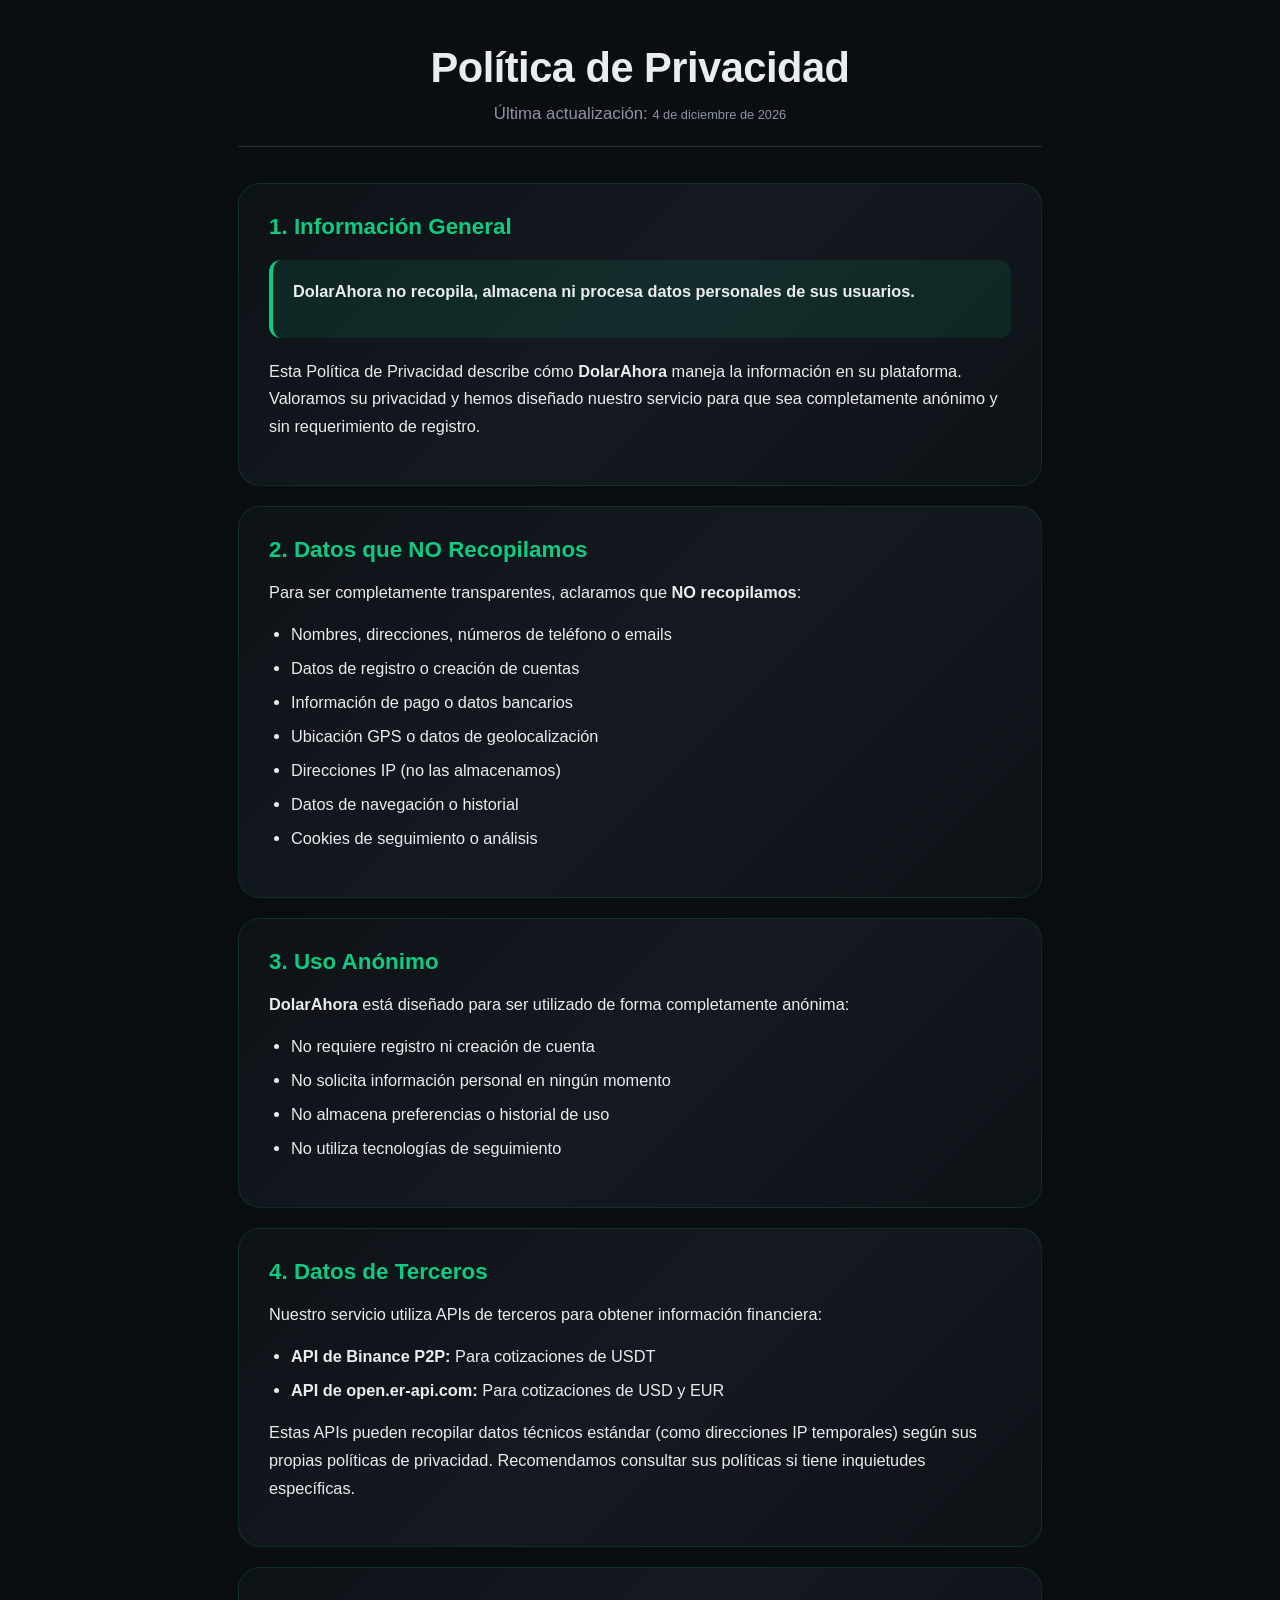
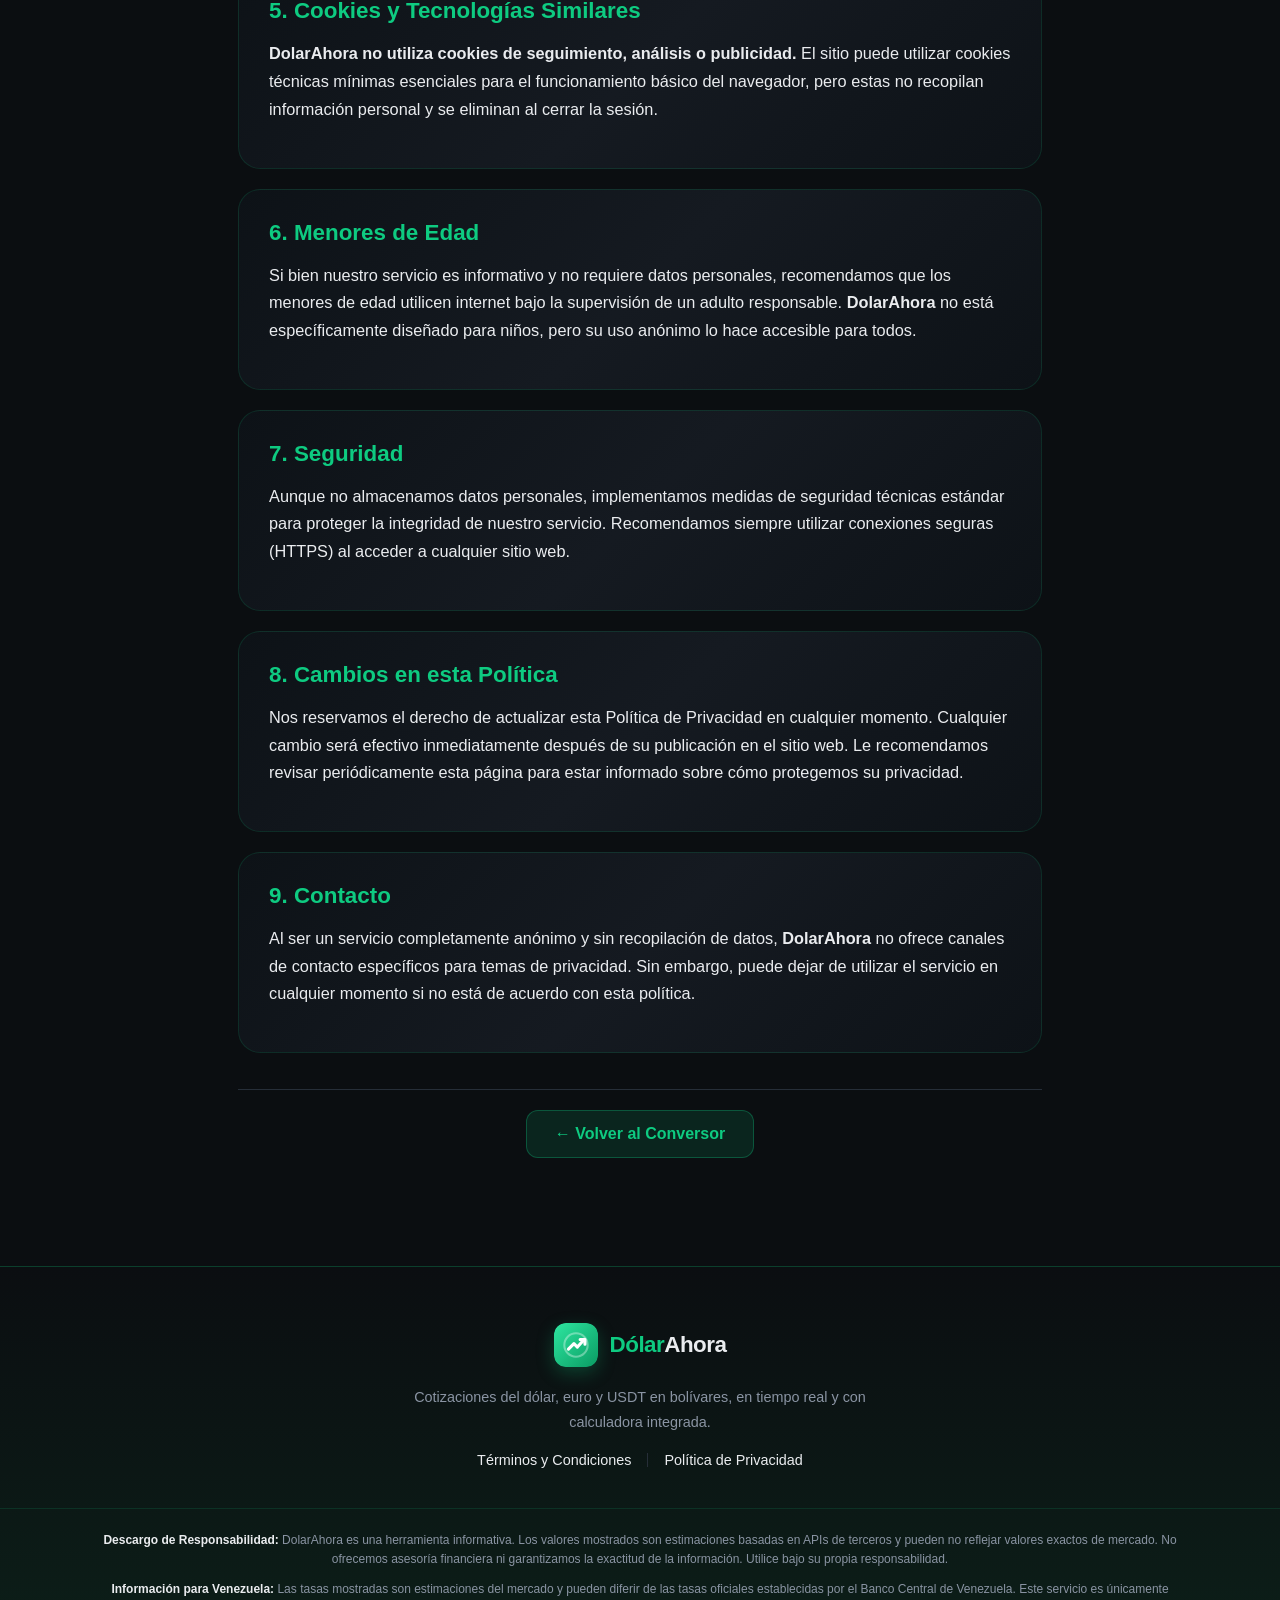
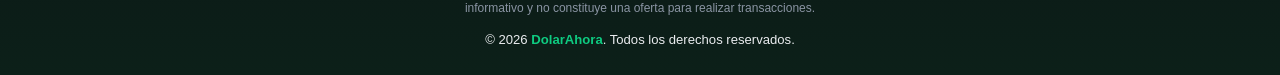
<file: privacidad.html>
<!DOCTYPE html>
<html lang="es">
<head>
    <meta charset="UTF-8">
    <meta name="viewport" content="width=device-width, initial-scale=1.0">

    <link rel="icon" type="image/svg+xml" href="logo.svg">
    <title>Política de Privacidad | DolarAhora</title>
    <link rel="stylesheet" href="style.css">
</head>
<body>
    <div class="contenedor-legal">
        <header class="encabezado-legal">
            <h1>Política de Privacidad</h1>
            <p class="subtitulo-legal">Última actualización: <span id="fechaActual"></span></p>
        </header>
        
        <main>
            <section class="seccion-legal">
                <h2 class="titulo-seccion">1. Información General</h2>
                <div class="contenido-seccion">
                    <div class="bloque-destacado bloque-informativo">
                        <p><strong>DolarAhora no recopila, almacena ni procesa datos personales de sus usuarios.</strong></p>
                    </div>
                    <p>Esta Política de Privacidad describe cómo <strong>DolarAhora</strong> maneja la información en su plataforma. Valoramos su privacidad y hemos diseñado nuestro servicio para que sea completamente anónimo y sin requerimiento de registro.</p>
                </div>
            </section>
            
            <section class="seccion-legal">
                <h2 class="titulo-seccion">2. Datos que NO Recopilamos</h2>
                <div class="contenido-seccion">
                    <p>Para ser completamente transparentes, aclaramos que <strong>NO recopilamos</strong>:</p>
                    <ul>
                        <li>Nombres, direcciones, números de teléfono o emails</li>
                        <li>Datos de registro o creación de cuentas</li>
                        <li>Información de pago o datos bancarios</li>
                        <li>Ubicación GPS o datos de geolocalización</li>
                        <li>Direcciones IP (no las almacenamos)</li>
                        <li>Datos de navegación o historial</li>
                        <li>Cookies de seguimiento o análisis</li>
                    </ul>
                </div>
            </section>
            
            <section class="seccion-legal">
                <h2 class="titulo-seccion">3. Uso Anónimo</h2>
                <div class="contenido-seccion">
                    <p><strong>DolarAhora</strong> está diseñado para ser utilizado de forma completamente anónima:</p>
                    <ul>
                        <li>No requiere registro ni creación de cuenta</li>
                        <li>No solicita información personal en ningún momento</li>
                        <li>No almacena preferencias o historial de uso</li>
                        <li>No utiliza tecnologías de seguimiento</li>
                    </ul>
                </div>
            </section>
            
            <section class="seccion-legal">
                <h2 class="titulo-seccion">4. Datos de Terceros</h2>
                <div class="contenido-seccion">
                    <p>Nuestro servicio utiliza APIs de terceros para obtener información financiera:</p>
                    <ul>
                        <li><strong>API de Binance P2P:</strong> Para cotizaciones de USDT</li>
                        <li><strong>API de open.er-api.com:</strong> Para cotizaciones de USD y EUR</li>
                    </ul>
                    <p>Estas APIs pueden recopilar datos técnicos estándar (como direcciones IP temporales) según sus propias políticas de privacidad. Recomendamos consultar sus políticas si tiene inquietudes específicas.</p>
                </div>
            </section>
            
            <section class="seccion-legal">
                <h2 class="titulo-seccion">5. Cookies y Tecnologías Similares</h2>
                <div class="contenido-seccion">
                    <p><strong>DolarAhora no utiliza cookies de seguimiento, análisis o publicidad.</strong> El sitio puede utilizar cookies técnicas mínimas esenciales para el funcionamiento básico del navegador, pero estas no recopilan información personal y se eliminan al cerrar la sesión.</p>
                </div>
            </section>
            
            <section class="seccion-legal">
                <h2 class="titulo-seccion">6. Menores de Edad</h2>
                <div class="contenido-seccion">
                    <p>Si bien nuestro servicio es informativo y no requiere datos personales, recomendamos que los menores de edad utilicen internet bajo la supervisión de un adulto responsable. <strong>DolarAhora</strong> no está específicamente diseñado para niños, pero su uso anónimo lo hace accesible para todos.</p>
                </div>
            </section>
            
            <section class="seccion-legal">
                <h2 class="titulo-seccion">7. Seguridad</h2>
                <div class="contenido-seccion">
                    <p>Aunque no almacenamos datos personales, implementamos medidas de seguridad técnicas estándar para proteger la integridad de nuestro servicio. Recomendamos siempre utilizar conexiones seguras (HTTPS) al acceder a cualquier sitio web.</p>
                </div>
            </section>
            
            <section class="seccion-legal">
                <h2 class="titulo-seccion">8. Cambios en esta Política</h2>
                <div class="contenido-seccion">
                    <p>Nos reservamos el derecho de actualizar esta Política de Privacidad en cualquier momento. Cualquier cambio será efectivo inmediatamente después de su publicación en el sitio web. Le recomendamos revisar periódicamente esta página para estar informado sobre cómo protegemos su privacidad.</p>
                </div>
            </section>
            
            <section class="seccion-legal">
                <h2 class="titulo-seccion">9. Contacto</h2>
                <div class="contenido-seccion">
                    <p>Al ser un servicio completamente anónimo y sin recopilación de datos, <strong>DolarAhora</strong> no ofrece canales de contacto específicos para temas de privacidad. Sin embargo, puede dejar de utilizar el servicio en cualquier momento si no está de acuerdo con esta política.</p>
                </div>
            </section>
            
            <div class="contenedor-boton">
                <a href="index.html" class="boton-volver">← Volver al Conversor</a>
            </div>
        </main>
    </div>
    <footer class="piePagina">
        <div class="pieContenido">
            <a class="pieMarca" href="/"><img src="logo.svg" alt="" width="44" height="44"><span><span class="resaltadoVerde">Dólar</span>Ahora</span></a>
            <p class="pieDescripcion">Cotizaciones del dólar, euro y USDT en bolívares, en tiempo real y con calculadora integrada.</p>
            <nav class="pieEnlaces">
                <a href="terminos.html">Términos y Condiciones</a>
                <span></span>
                <a href="privacidad.html">Política de Privacidad</a>
            </nav>
        </div>
        <div class="pieInferior">
            <div class="pieInferiorContenido">
                <p class="texto-aviso"><strong>Descargo de Responsabilidad:</strong> DolarAhora es una herramienta informativa. Los valores mostrados son estimaciones basadas en APIs de terceros y pueden no reflejar valores exactos de mercado. No ofrecemos asesoría financiera ni garantizamos la exactitud de la información. Utilice bajo su propia responsabilidad.</p>
                <p class="texto-aviso"><strong>Información para Venezuela:</strong> Las tasas mostradas son estimaciones del mercado y pueden diferir de las tasas oficiales establecidas por el Banco Central de Venezuela. Este servicio es únicamente informativo y no constituye una oferta para realizar transacciones.</p>
                <p class="pieCopyright">© <span id="anioActual">2026</span> <a href="/">DolarAhora</a>. Todos los derechos reservados.</p>
            </div>
        </div>
    </footer>
    <script>document.getElementById('anioActual').textContent = new Date().getFullYear();</script>
    <script>
        // Actualizar fecha automáticamente
        document.getElementById('fechaActual').textContent = new Date().toLocaleDateString('es-ES', {
            year: 'numeric',
            month: 'long',
            day: 'numeric'
        });
    </script>
</body>
</html>
</file>
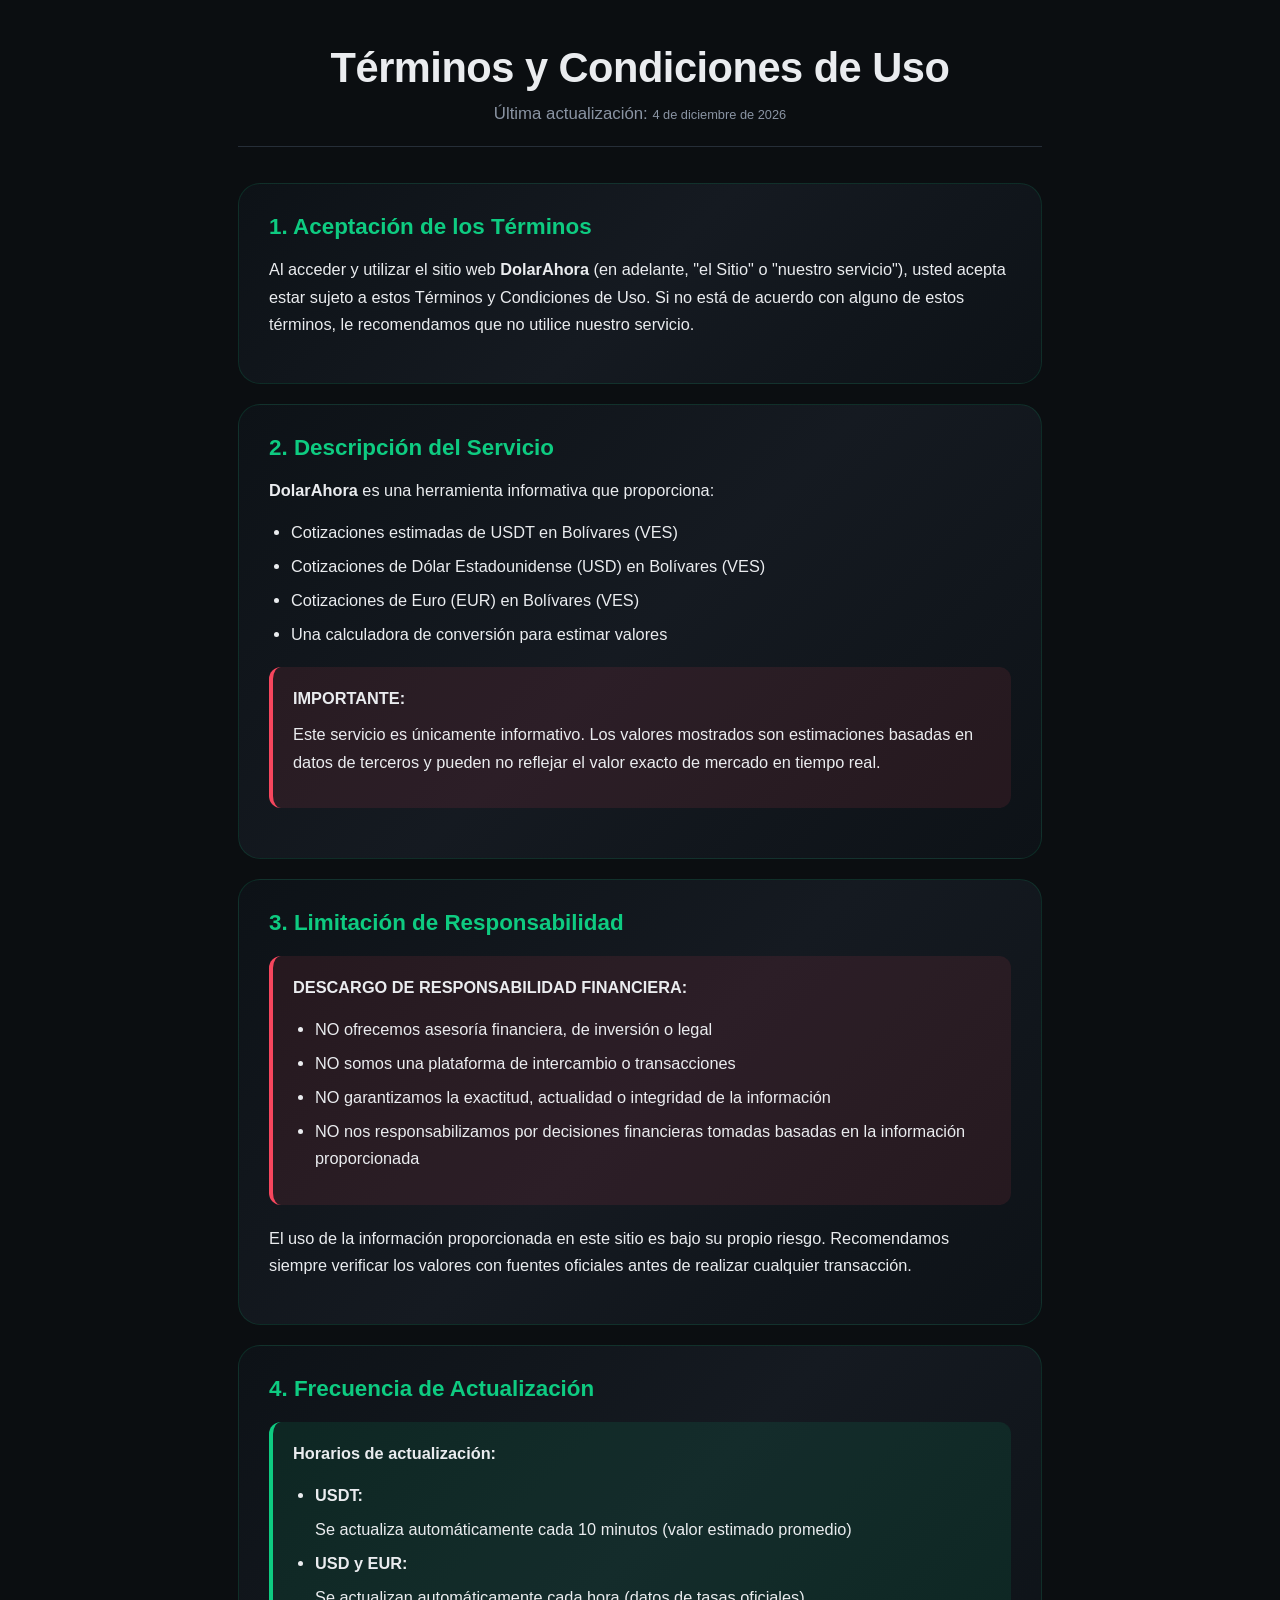
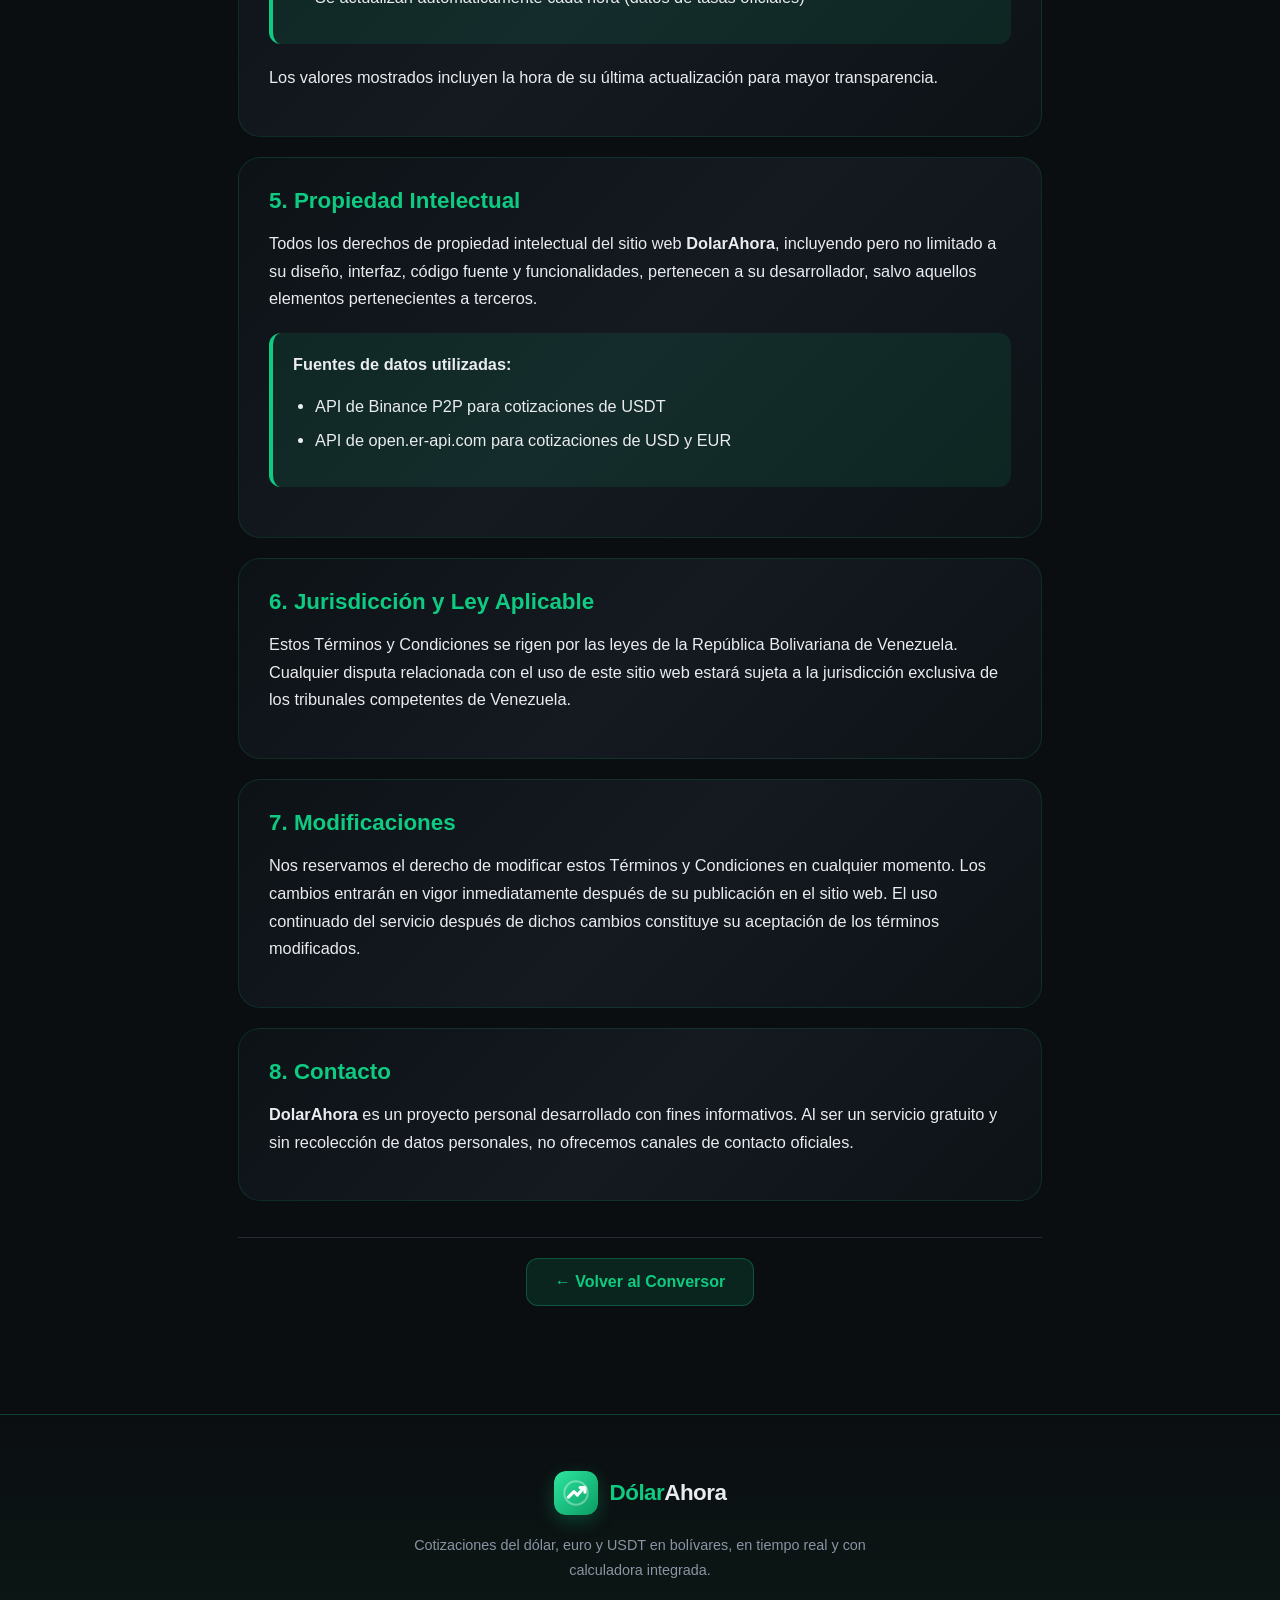
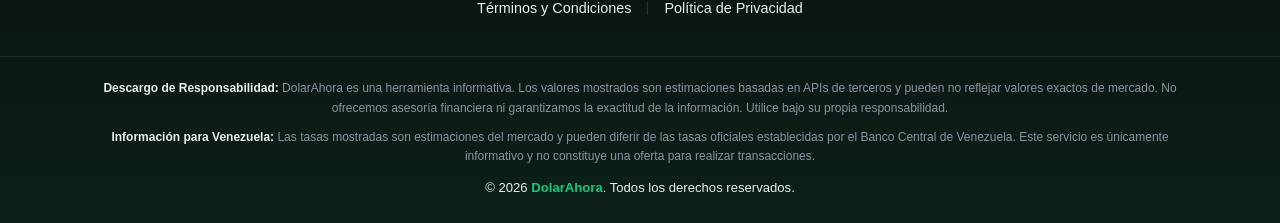
<file: terminos.html>
<!DOCTYPE html>
<html lang="es">
<head>
    <meta charset="UTF-8">
    <meta name="viewport" content="width=device-width, initial-scale=1.0">

    <link rel="icon" type="image/svg+xml" href="logo.svg">
    <title>Términos y Condiciones | DolarAhora</title>
    <link rel="stylesheet" href="style.css">
</head>
<body>
    <div class="contenedor-legal">
        <header class="encabezado-legal">
            <h1>Términos y Condiciones de Uso</h1>
            <p class="subtitulo-legal">Última actualización: <span id="fechaActual"></span></p>
        </header>
        
        <main>
            <section class="seccion-legal">
                <h2 class="titulo-seccion">1. Aceptación de los Términos</h2>
                <div class="contenido-seccion">
                    <p>Al acceder y utilizar el sitio web <strong>DolarAhora</strong> (en adelante, "el Sitio" o "nuestro servicio"), usted acepta estar sujeto a estos Términos y Condiciones de Uso. Si no está de acuerdo con alguno de estos términos, le recomendamos que no utilice nuestro servicio.</p>
                </div>
            </section>
            
            <section class="seccion-legal">
                <h2 class="titulo-seccion">2. Descripción del Servicio</h2>
                <div class="contenido-seccion">
                    <p><strong>DolarAhora</strong> es una herramienta informativa que proporciona:</p>
                    <ul>
                        <li>Cotizaciones estimadas de USDT en Bolívares (VES)</li>
                        <li>Cotizaciones de Dólar Estadounidense (USD) en Bolívares (VES)</li>
                        <li>Cotizaciones de Euro (EUR) en Bolívares (VES)</li>
                        <li>Una calculadora de conversión para estimar valores</li>
                    </ul>
                    
                    <div class="bloque-destacado bloque-advertencia">
                        <p><strong>IMPORTANTE:</strong> Este servicio es únicamente informativo. Los valores mostrados son estimaciones basadas en datos de terceros y pueden no reflejar el valor exacto de mercado en tiempo real.</p>
                    </div>
                </div>
            </section>
            
            <section class="seccion-legal">
                <h2 class="titulo-seccion">3. Limitación de Responsabilidad</h2>
                <div class="contenido-seccion">
                    <div class="bloque-destacado bloque-advertencia">
                        <p><strong>DESCARGO DE RESPONSABILIDAD FINANCIERA:</strong></p>
                        <ul>
                            <li>NO ofrecemos asesoría financiera, de inversión o legal</li>
                            <li>NO somos una plataforma de intercambio o transacciones</li>
                            <li>NO garantizamos la exactitud, actualidad o integridad de la información</li>
                            <li>NO nos responsabilizamos por decisiones financieras tomadas basadas en la información proporcionada</li>
                        </ul>
                    </div>
                    
                    <p>El uso de la información proporcionada en este sitio es bajo su propio riesgo. Recomendamos siempre verificar los valores con fuentes oficiales antes de realizar cualquier transacción.</p>
                </div>
            </section>
            
            <section class="seccion-legal">
                <h2 class="titulo-seccion">4. Frecuencia de Actualización</h2>
                <div class="contenido-seccion">
                    <div class="bloque-destacado bloque-informativo">
                        <p><strong>Horarios de actualización:</strong></p>
                        <ul>
                            <li><strong>USDT:</strong> Se actualiza automáticamente cada 10 minutos (valor estimado promedio)</li>
                            <li><strong>USD y EUR:</strong> Se actualizan automáticamente cada hora (datos de tasas oficiales)</li>
                        </ul>
                    </div>
                    <p>Los valores mostrados incluyen la hora de su última actualización para mayor transparencia.</p>
                </div>
            </section>
            
            <section class="seccion-legal">
                <h2 class="titulo-seccion">5. Propiedad Intelectual</h2>
                <div class="contenido-seccion">
                    <p>Todos los derechos de propiedad intelectual del sitio web <strong>DolarAhora</strong>, incluyendo pero no limitado a su diseño, interfaz, código fuente y funcionalidades, pertenecen a su desarrollador, salvo aquellos elementos pertenecientes a terceros.</p>
                    
                    <div class="bloque-destacado bloque-informativo">
                        <p><strong>Fuentes de datos utilizadas:</strong></p>
                        <ul>
                            <li>API de Binance P2P para cotizaciones de USDT</li>
                            <li>API de open.er-api.com para cotizaciones de USD y EUR</li>
                        </ul>
                    </div>
                </div>
            </section>
            
            <section class="seccion-legal">
                <h2 class="titulo-seccion">6. Jurisdicción y Ley Aplicable</h2>
                <div class="contenido-seccion">
                    <p>Estos Términos y Condiciones se rigen por las leyes de la República Bolivariana de Venezuela. Cualquier disputa relacionada con el uso de este sitio web estará sujeta a la jurisdicción exclusiva de los tribunales competentes de Venezuela.</p>
                </div>
            </section>
            
            <section class="seccion-legal">
                <h2 class="titulo-seccion">7. Modificaciones</h2>
                <div class="contenido-seccion">
                    <p>Nos reservamos el derecho de modificar estos Términos y Condiciones en cualquier momento. Los cambios entrarán en vigor inmediatamente después de su publicación en el sitio web. El uso continuado del servicio después de dichos cambios constituye su aceptación de los términos modificados.</p>
                </div>
            </section>
            
            <section class="seccion-legal">
                <h2 class="titulo-seccion">8. Contacto</h2>
                <div class="contenido-seccion">
                    <p><strong>DolarAhora</strong> es un proyecto personal desarrollado con fines informativos. Al ser un servicio gratuito y sin recolección de datos personales, no ofrecemos canales de contacto oficiales.</p>
                </div>
            </section>
            
            <div class="contenedor-boton">
                <a href="index.html" class="boton-volver">← Volver al Conversor</a>
            </div>
        </main>
    </div>
    <footer class="piePagina">
        <div class="pieContenido">
            <a class="pieMarca" href="/"><img src="logo.svg" alt="" width="44" height="44"><span><span class="resaltadoVerde">Dólar</span>Ahora</span></a>
            <p class="pieDescripcion">Cotizaciones del dólar, euro y USDT en bolívares, en tiempo real y con calculadora integrada.</p>
            <nav class="pieEnlaces">
                <a href="terminos.html">Términos y Condiciones</a>
                <span></span>
                <a href="privacidad.html">Política de Privacidad</a>
            </nav>
        </div>
        <div class="pieInferior">
            <div class="pieInferiorContenido">
                <p class="texto-aviso"><strong>Descargo de Responsabilidad:</strong> DolarAhora es una herramienta informativa. Los valores mostrados son estimaciones basadas en APIs de terceros y pueden no reflejar valores exactos de mercado. No ofrecemos asesoría financiera ni garantizamos la exactitud de la información. Utilice bajo su propia responsabilidad.</p>
                <p class="texto-aviso"><strong>Información para Venezuela:</strong> Las tasas mostradas son estimaciones del mercado y pueden diferir de las tasas oficiales establecidas por el Banco Central de Venezuela. Este servicio es únicamente informativo y no constituye una oferta para realizar transacciones.</p>
                <p class="pieCopyright">© <span id="anioActual">2026</span> <a href="/">DolarAhora</a>. Todos los derechos reservados.</p>
            </div>
        </div>
    </footer>
    <script>document.getElementById('anioActual').textContent = new Date().getFullYear();</script>
    <script>
        // Actualizar fecha automáticamente
        document.getElementById('fechaActual').textContent = new Date().toLocaleDateString('es-ES', {
            year: 'numeric',
            month: 'long',
            day: 'numeric'
        });
    </script>
</body>
</html>
</file>
<file: style.css>
:root {
    --fondo: #0B0E11;
    --superficie: #151A21;
    --superficie-2: #1C232C;
    --borde: #262E38;
    --texto: #EAECEF;
    --texto-suave: #8A94A3;
    --verde: #0ECB81;
    --rojo: #F6465D;
    --radio: 16px;
}

* {
    margin: 0;
    padding: 0;
    box-sizing: border-box;
    font-family: 'Inter', -apple-system, BlinkMacSystemFont, 'Segoe UI', Roboto, sans-serif;
}

body {
    background:
        radial-gradient(900px 400px at 15% -10%, rgba(14, 203, 129, 0.12), transparent 60%),
        var(--fondo);
    color: var(--texto);
    min-height: 100vh;
    overflow-x: hidden;
}

.contenedorPrincipal {
    max-width: 1120px;
    margin: 0 auto;
    padding: 24px 20px;
    min-height: 100vh;
    display: flex;
    flex-direction: column;
}

/* =================== ENCABEZADO =================== */
.encabezadoPrincipal {
    display: flex;
    justify-content: space-between;
    align-items: center;
    gap: 16px;
    padding-bottom: 20px;
    margin-bottom: 32px;
    border-bottom: 1px solid var(--borde);
}

.logo {
    display: flex;
    align-items: center;
    gap: 12px;
    text-decoration: none;
    color: inherit;
}

.logo img {
    border-radius: 12px;
    box-shadow: 0 6px 18px rgba(14, 203, 129, 0.25);
}

.logo h1 {
    font-size: 1.5rem;
    font-weight: 700;
    letter-spacing: -0.5px;
    line-height: 1.1;
}

.resaltadoVerde { color: var(--verde); }

.subtitulo {
    color: var(--texto-suave);
    font-size: 0.8rem;
    margin-top: 3px;
}

.indicadorTiempo {
    padding: 8px 16px;
    background: rgba(14, 203, 129, 0.06);
    border: 1px solid rgba(14, 203, 129, 0.16);
    border-radius: 14px;
    display: flex;
    flex-direction: column;
    align-items: flex-end;
    gap: 2px;
}

#horaActual {
    font-size: 1.25rem;
    font-weight: 600;
    font-variant-numeric: tabular-nums;
    color: var(--verde);
}

#fechaActual {
    color: var(--texto-suave);
    font-size: 0.8rem;
}

/* =================== SECCIÓN PRINCIPAL =================== */
.contenidoPrincipal { flex: 1; }

.tituloSeccion, .descripcionSeccion { text-align: center; }

.tituloSeccion {
    font-size: 1.4rem;
    font-weight: 700;
    letter-spacing: -0.3px;
}

.descripcionSeccion {
    margin-bottom: 28px;
    color: var(--texto-suave);
    font-size: 0.9rem;
    margin: 4px 0 22px;
}

.contenedorTarjetas {
    display: grid;
    grid-template-columns: repeat(auto-fit, minmax(min(100%, 320px), 1fr));
    gap: 24px;
}

.tarjetaMoneda {
    position: relative;
    overflow: hidden;
    isolation: isolate;
    display: flex;
    flex-direction: column;
    align-items: center;
    text-align: center;
    padding: 34px 26px 26px;
    background: linear-gradient(135deg, #0D1217, var(--superficie) 50%, #0D1217);
    border: 1px solid rgba(14, 203, 129, 0.14);
    border-radius: 22px;
    box-shadow: 0 24px 50px -24px rgba(0, 0, 0, 0.8);
    transition: border-color 0.4s, transform 0.4s, box-shadow 0.4s;
    animation: desvanecerEntrada 0.4s ease-out both;
}

.tarjetaMoneda:nth-child(2) { animation-delay: 0.07s; }
.tarjetaMoneda:nth-child(3) { animation-delay: 0.14s; }

.tarjetaMoneda:hover {
    border-color: rgba(14, 203, 129, 0.45);
    transform: translateY(-4px);
    box-shadow: 0 28px 60px -22px rgba(14, 203, 129, 0.25);
}

.tarjetaMoneda > * { position: relative; z-index: 1; }

.fondoTarjeta {
    position: absolute !important;
    inset: 0;
    z-index: 0 !important;
    pointer-events: none;
    overflow: hidden;
}

.fondoTarjeta .brillo {
    position: absolute;
    inset: 0;
    background: linear-gradient(to top right, rgba(14, 203, 129, 0.05), rgba(14, 203, 129, 0.1));
    opacity: 0.5;
    transition: opacity 0.5s;
}

.tarjetaMoneda:hover .brillo { opacity: 1; }

.fondoTarjeta .orbe {
    position: absolute;
    border-radius: 50%;
    background: var(--verde);
    filter: blur(60px);
    opacity: 0.14;
    transition: opacity 0.7s, transform 0.7s;
}

.fondoTarjeta .orbeA { width: 190px; height: 190px; bottom: -80px; left: -80px; }
.fondoTarjeta .orbeB { width: 90px; height: 90px; top: -30px; right: -20px; opacity: 0.1; }

.tarjetaMoneda:hover .orbeA { opacity: 0.26; transform: scale(1.15); }

.fondoTarjeta .barrido {
    position: absolute;
    inset: 0;
    background: linear-gradient(90deg, transparent, rgba(14, 203, 129, 0.08), transparent);
    transform: translateX(120%) skewX(-12deg);
    transition: transform 1s;
}

.tarjetaMoneda:hover .barrido { transform: translateX(-120%) skewX(-12deg); }

.etiquetaActualizado {
    position: absolute !important;
    top: 14px;
    right: 14px;
    background: rgba(14, 203, 129, 0.1);
    color: var(--verde);
    padding: 4px 10px;
    border-radius: 999px;
    font-size: 0.7rem;
    font-weight: 500;
    white-space: nowrap;
}

.iconoMoneda {
    position: relative;
    margin-bottom: 20px;
}

.iconoMoneda::before {
    content: "";
    position: absolute;
    inset: 0;
    border-radius: 50%;
    border: 2px solid rgba(14, 203, 129, 0.3);
    animation: anilloPulso 2.6s ease-out infinite;
}

.iconoMoneda img {
    display: block;
    width: 76px;
    height: 76px;
    border-radius: 50%;
    border: 1px solid rgba(14, 203, 129, 0.35);
    box-shadow: 0 10px 30px -10px rgba(14, 203, 129, 0.45);
    transition: transform 0.5s;
}

.tarjetaMoneda:hover .iconoMoneda img { transform: scale(1.08) rotate(8deg); }

.nombreMoneda {
    font-size: 1.35rem;
    font-weight: 700;
    letter-spacing: -0.3px;
    background: linear-gradient(90deg, var(--texto), #fff, var(--texto));
    -webkit-background-clip: text;
    background-clip: text;
    color: transparent;
}

.codigoMoneda {
    font-size: 0.78rem;
    color: var(--texto-suave);
    margin: 4px 0 18px;
}

.valorPrincipal {
    font-size: clamp(2.2rem, 5vw, 2.7rem);
    font-weight: 700;
    letter-spacing: -1px;
    font-variant-numeric: tabular-nums;
    line-height: 1.1;
    min-height: 1.1em;
    margin-bottom: 22px;
}

.valorPrincipal::after {
    content: "";
    display: block;
    width: 34%;
    height: 2px;
    margin: 18px auto 0;
    border-radius: 2px;
    background: linear-gradient(90deg, transparent, var(--verde), transparent);
    transition: width 0.5s;
}

.tarjetaMoneda:hover .valorPrincipal::after { width: 55%; }

.valorMoneda {
    font-size: 1rem;
    font-weight: 500;
    color: var(--texto-suave);
    letter-spacing: 0;
}

.textoCarga {
    color: var(--texto-suave);
    font-size: 1.3rem;
    font-weight: 400;
}

.textoError {
    color: var(--rojo);
    font-size: 1.2rem;
    font-weight: 500;
}

/* =================== CALCULADORA =================== */
.calculadoraMoneda {
    width: 100%;
    margin-top: auto;
    padding-top: 18px;
    border-top: 1px solid rgba(14, 203, 129, 0.14);
    text-align: left;
}

.etiquetaCalculadora {
    display: block;
    color: var(--texto-suave);
    font-size: 0.78rem;
    margin-bottom: 8px;
}

.grupoInput {
    display: flex;
    align-items: stretch;
    background: var(--fondo);
    border: 1px solid var(--borde);
    border-radius: 12px;
    overflow: hidden;
    transition: border-color 0.2s, box-shadow 0.2s;
}

.grupoInput:focus-within {
    border-color: var(--verde);
    box-shadow: 0 0 0 3px rgba(14, 203, 129, 0.18);
}

.inputCalculadora {
    flex: 1;
    min-width: 0;
    background: transparent;
    border: none;
    outline: none;
    color: var(--texto);
    font-size: 1.1rem;
    font-weight: 500;
    padding: 12px 14px;
}

.inputCalculadora[data-valor-temporal="vacio"] { color: var(--texto-suave); }

.monedaInput {
    display: grid;
    place-items: center;
    padding: 0 14px;
    font-size: 0.8rem;
    font-weight: 600;
    color: var(--verde);
    background: rgba(14, 203, 129, 0.08);
    border-left: 1px solid var(--borde);
}

.textoResultado {
    margin-top: 12px;
    min-height: 1.6em;
    font-size: 1rem;
    color: var(--texto-suave);
    text-align: center;
}

.resultadoVerde {
    color: var(--verde);
    font-weight: 700;
}

.piePagina {
    margin-top: 64px;
    width: 100%;
    background: linear-gradient(180deg, var(--fondo) 0%, #0C2019 100%);
    border-top: 1px solid rgba(14, 203, 129, 0.18);
}

.pieContenido {
    max-width: 1120px;
    margin: 0 auto;
    padding: 56px 20px 40px;
    display: flex;
    flex-direction: column;
    align-items: center;
    gap: 18px;
    text-align: center;
}

.pieMarca {
    display: flex;
    align-items: center;
    gap: 12px;
    text-decoration: none;
    color: var(--texto);
    font-size: 1.4rem;
    font-weight: 700;
    letter-spacing: -0.5px;
}

.pieMarca img {
    border-radius: 12px;
    box-shadow: 0 6px 18px rgba(14, 203, 129, 0.25);
}

.pieDescripcion {
    max-width: 520px;
    color: var(--texto-suave);
    font-size: 0.9rem;
    line-height: 1.7;
}

.pieEnlaces {
    display: flex;
    align-items: center;
    gap: 16px;
}

.pieEnlaces a {
    color: var(--texto);
    font-size: 0.9rem;
    font-weight: 500;
    text-decoration: none;
    transition: color 0.2s;
}

.pieEnlaces a:hover { color: var(--verde); }

.pieEnlaces span {
    width: 1px;
    height: 14px;
    background: var(--borde);
}

.pieInferior {
    border-top: 1px solid rgba(14, 203, 129, 0.14);
}

.pieInferiorContenido {
    max-width: 1120px;
    margin: 0 auto;
    padding: 22px 20px 28px;
    display: grid;
    gap: 10px;
    text-align: center;
}

.texto-aviso {
    color: var(--texto-suave);
    font-size: 0.75rem;
    line-height: 1.6;
}

.texto-aviso strong { color: var(--texto); font-weight: 600; }

.pieCopyright {
    color: var(--texto);
    font-size: 0.82rem;
    margin-top: 4px;
}

.pieCopyright a { color: var(--verde); text-decoration: none; font-weight: 600; }

/* =================== PÁGINAS LEGALES =================== */
.contenedor-legal {
    max-width: 860px;
    margin: 0 auto;
    padding: clamp(28px, 5vw, 44px) clamp(16px, 3vw, 28px);
    display: flex;
    flex-direction: column;
    min-height: 100vh;
}

.encabezado-legal {
    text-align: center;
    margin-bottom: 36px;
    padding-bottom: 22px;
    border-bottom: 1px solid var(--borde);
}

.encabezado-legal h1 {
    font-size: clamp(1.9rem, 5vw, 2.6rem);
    font-weight: 700;
    letter-spacing: -0.5px;
    margin-bottom: 12px;
}

.subtitulo-legal {
    color: var(--texto-suave);
    font-size: clamp(0.95rem, 2vw, 1.05rem);
}

.seccion-legal {
    background: linear-gradient(135deg, #0D1217, var(--superficie) 50%, #0D1217);
    border: 1px solid rgba(14, 203, 129, 0.14);
    border-radius: 22px;
    padding: clamp(20px, 4vw, 30px);
    margin-bottom: 20px;
    animation: desvanecerEntrada 0.4s ease-out both;
}

.titulo-seccion {
    color: var(--verde);
    font-size: clamp(1.15rem, 3vw, 1.4rem);
    margin-bottom: 16px;
    font-weight: 600;
}

.contenido-seccion {
    font-size: clamp(0.95rem, 2vw, 1.02rem);
}

.contenido-seccion p {
    margin-bottom: 14px;
    line-height: 1.7;
}

.contenido-seccion ul {
    margin: 0 0 16px 22px;
}

.contenido-seccion li {
    margin-bottom: 8px;
    line-height: 1.6;
}

.bloque-destacado {
    padding: 18px 20px;
    border-radius: 12px;
    margin: 20px 0;
    border-left: 4px solid;
}

.bloque-destacado strong {
    display: block;
    margin-bottom: 8px;
}

.bloque-advertencia {
    background: rgba(246, 70, 93, 0.1);
    border-left-color: var(--rojo);
}

.bloque-informativo {
    background: rgba(14, 203, 129, 0.1);
    border-left-color: var(--verde);
}

.contenedor-boton {
    text-align: center;
    margin-top: 36px;
    padding-top: 20px;
    border-top: 1px solid var(--borde);
}

.boton-volver {
    display: inline-flex;
    align-items: center;
    gap: 10px;
    background: rgba(14, 203, 129, 0.12);
    color: var(--verde);
    padding: 14px 28px;
    border-radius: 12px;
    text-decoration: none;
    font-weight: 600;
    border: 1px solid rgba(14, 203, 129, 0.3);
    transition: background 0.2s, transform 0.2s;
}

.boton-volver:hover {
    background: rgba(14, 203, 129, 0.22);
    transform: translateY(-2px);
}

/* =================== ANIMACIONES =================== */
@keyframes parpadeoVerde {
    0%, 100% { opacity: 1; }
    50% { opacity: 0.6; }
}

.actualizando { animation: parpadeoVerde 1.5s infinite; }

@keyframes anilloPulso {
    0% { transform: scale(1); opacity: 0.8; }
    80%, 100% { transform: scale(1.5); opacity: 0; }
}

@keyframes desvanecerEntrada {
    from { opacity: 0; transform: translateY(10px); }
    to { opacity: 1; transform: translateY(0); }
}

@keyframes resaltarActualizacion {
    50% { background-color: rgba(14, 203, 129, 0.3); }
}

.resaltar { animation: resaltarActualizacion 1s ease; }

@media (prefers-reduced-motion: reduce) {
    * { animation: none !important; transition: none !important; }
}

/* =================== RESPONSIVE =================== */
@media (max-width: 560px) {
    .contenedorPrincipal { padding: 16px 14px; }

    .encabezadoPrincipal {
        flex-direction: column;
        align-items: flex-start;
        margin-bottom: 24px;
    }

    .indicadorTiempo { align-items: flex-start; }

    .tarjetaMoneda { padding: 30px 18px 20px; }

    .pieContenido { padding: 44px 16px 32px; }

    .boton-volver { width: 100%; justify-content: center; }
}
</file>
